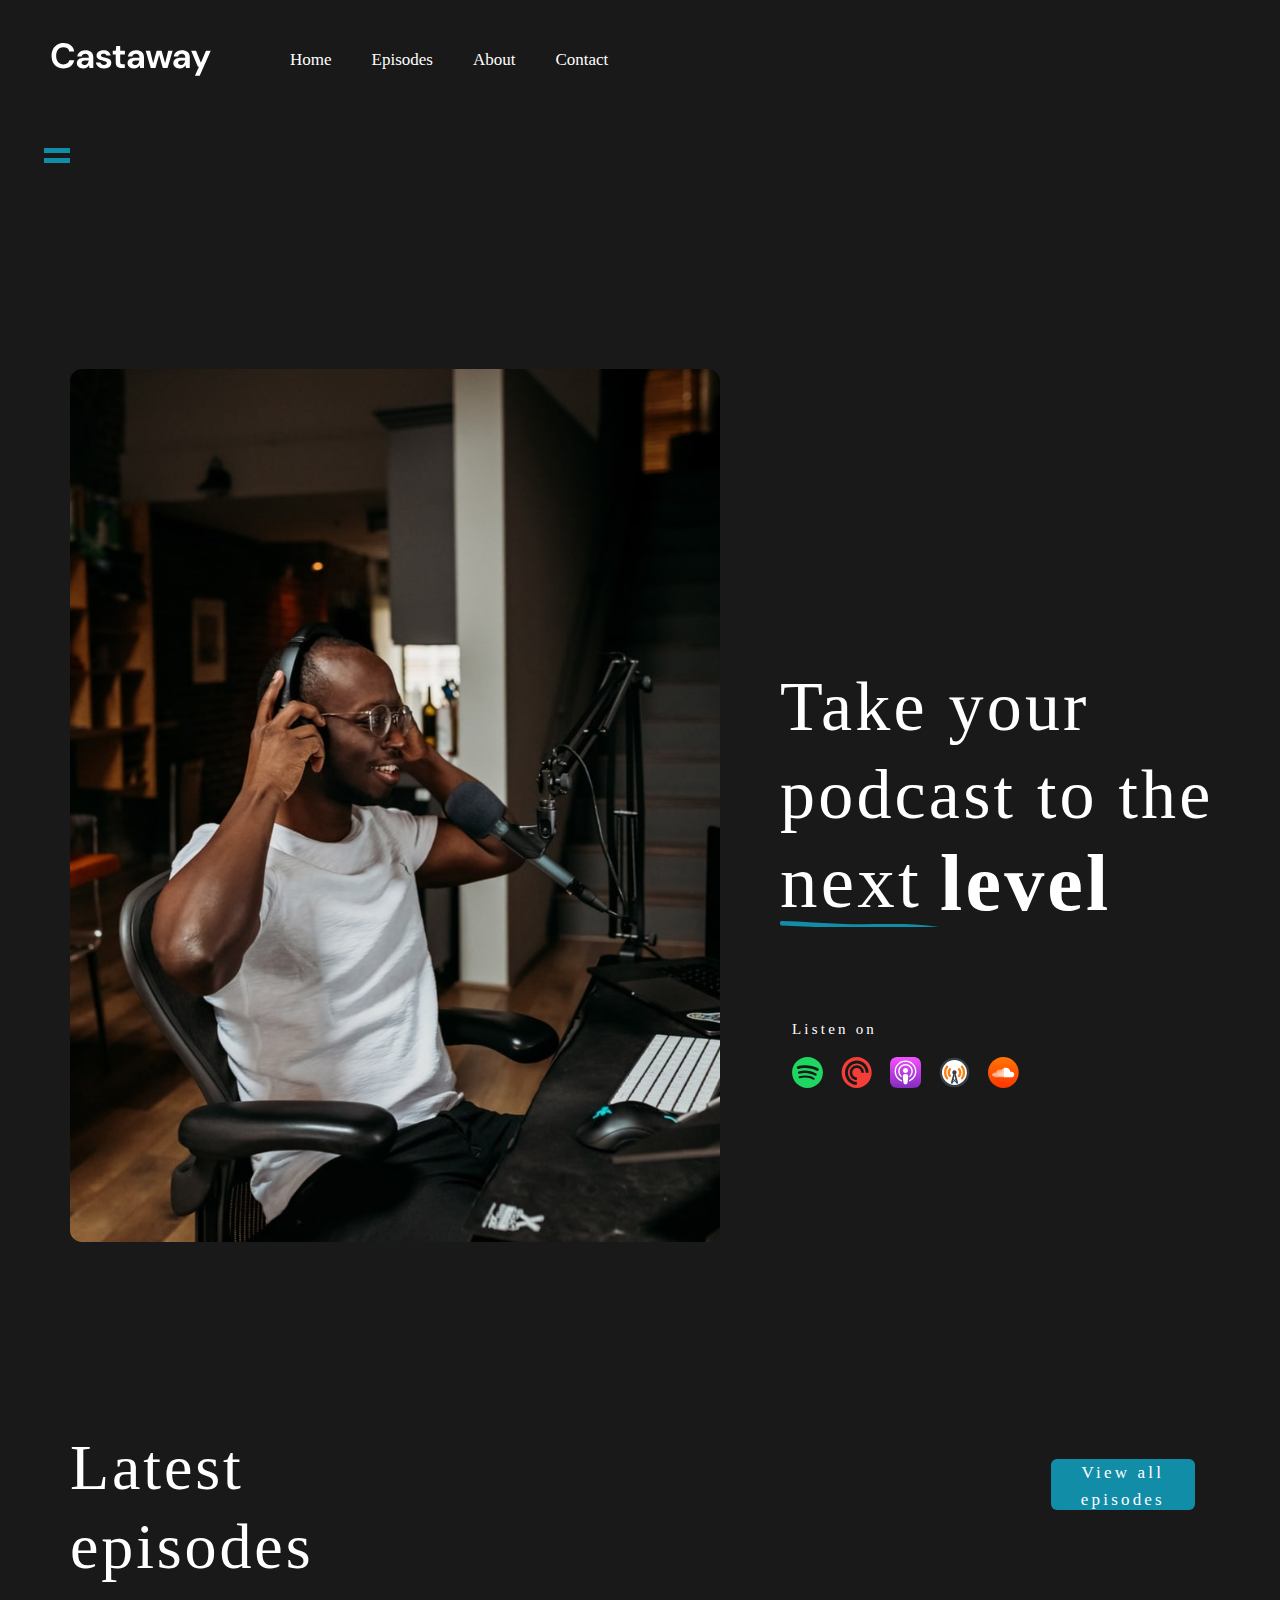
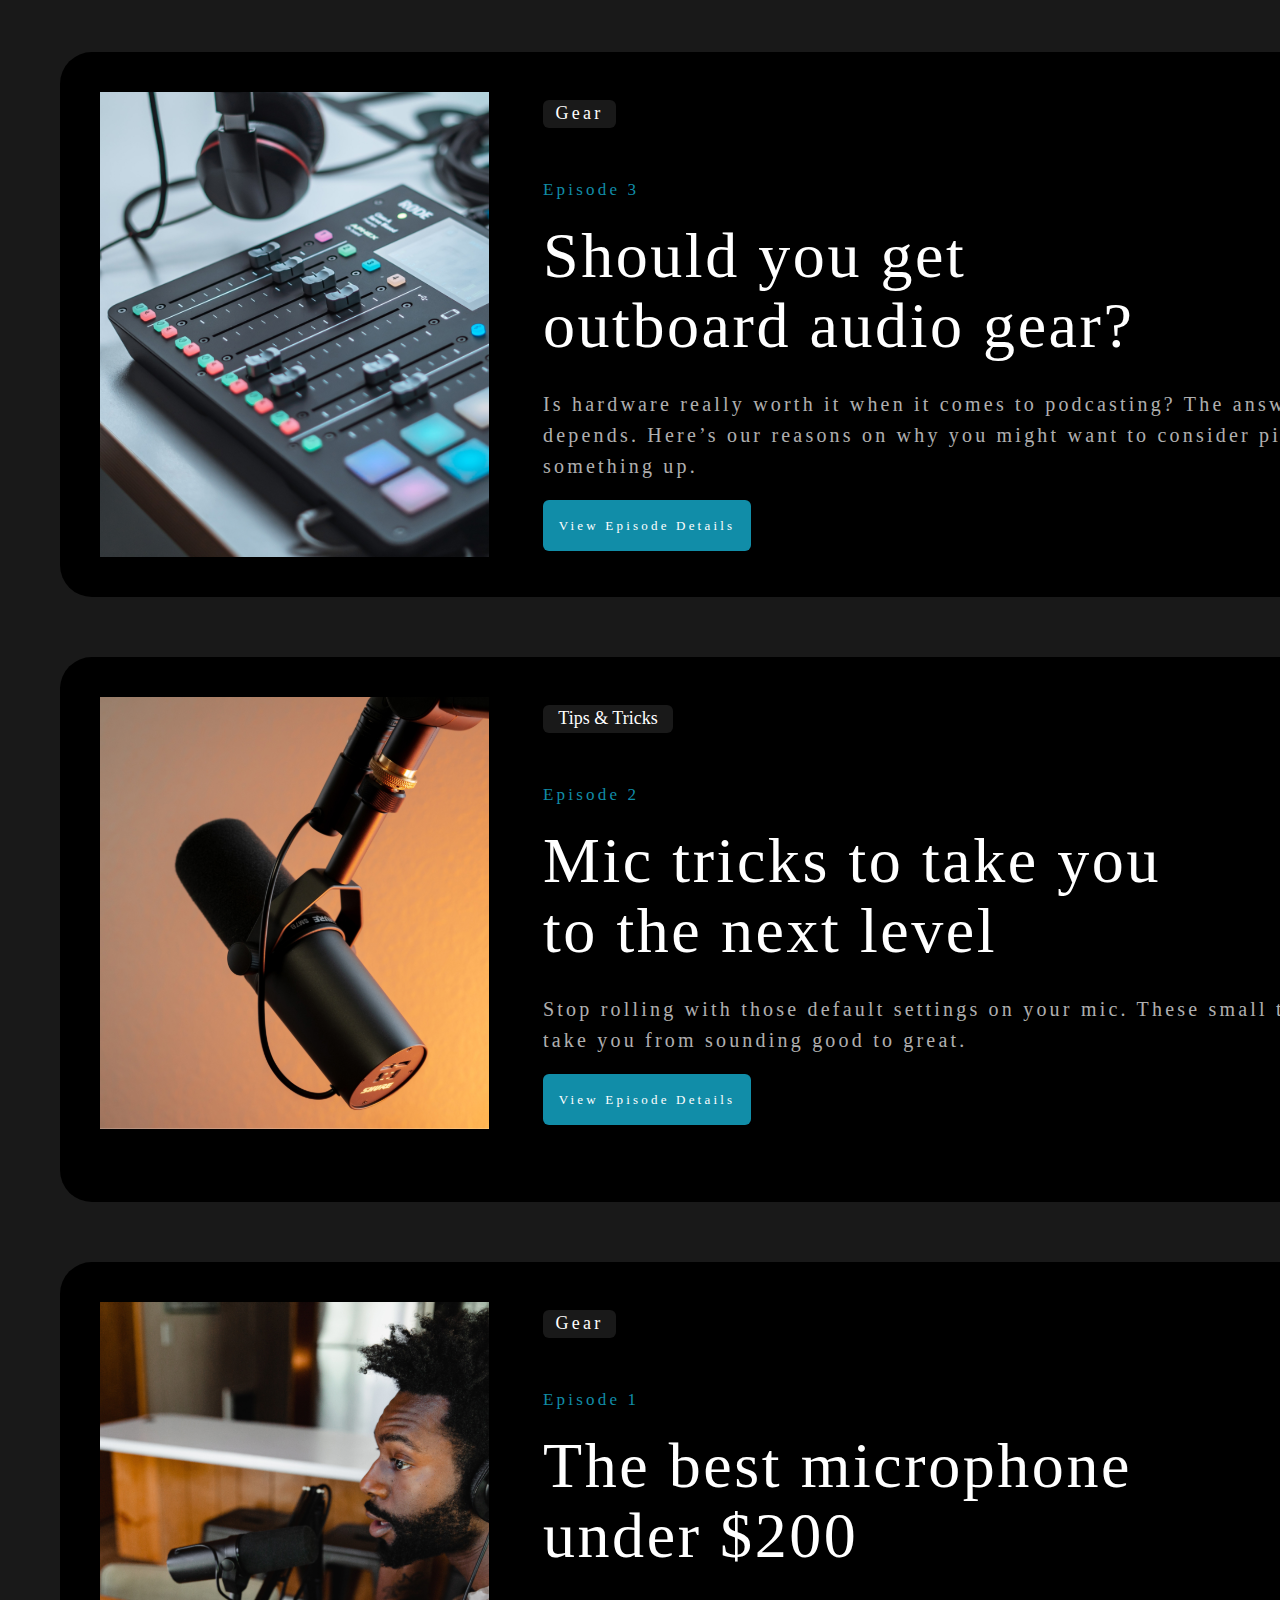
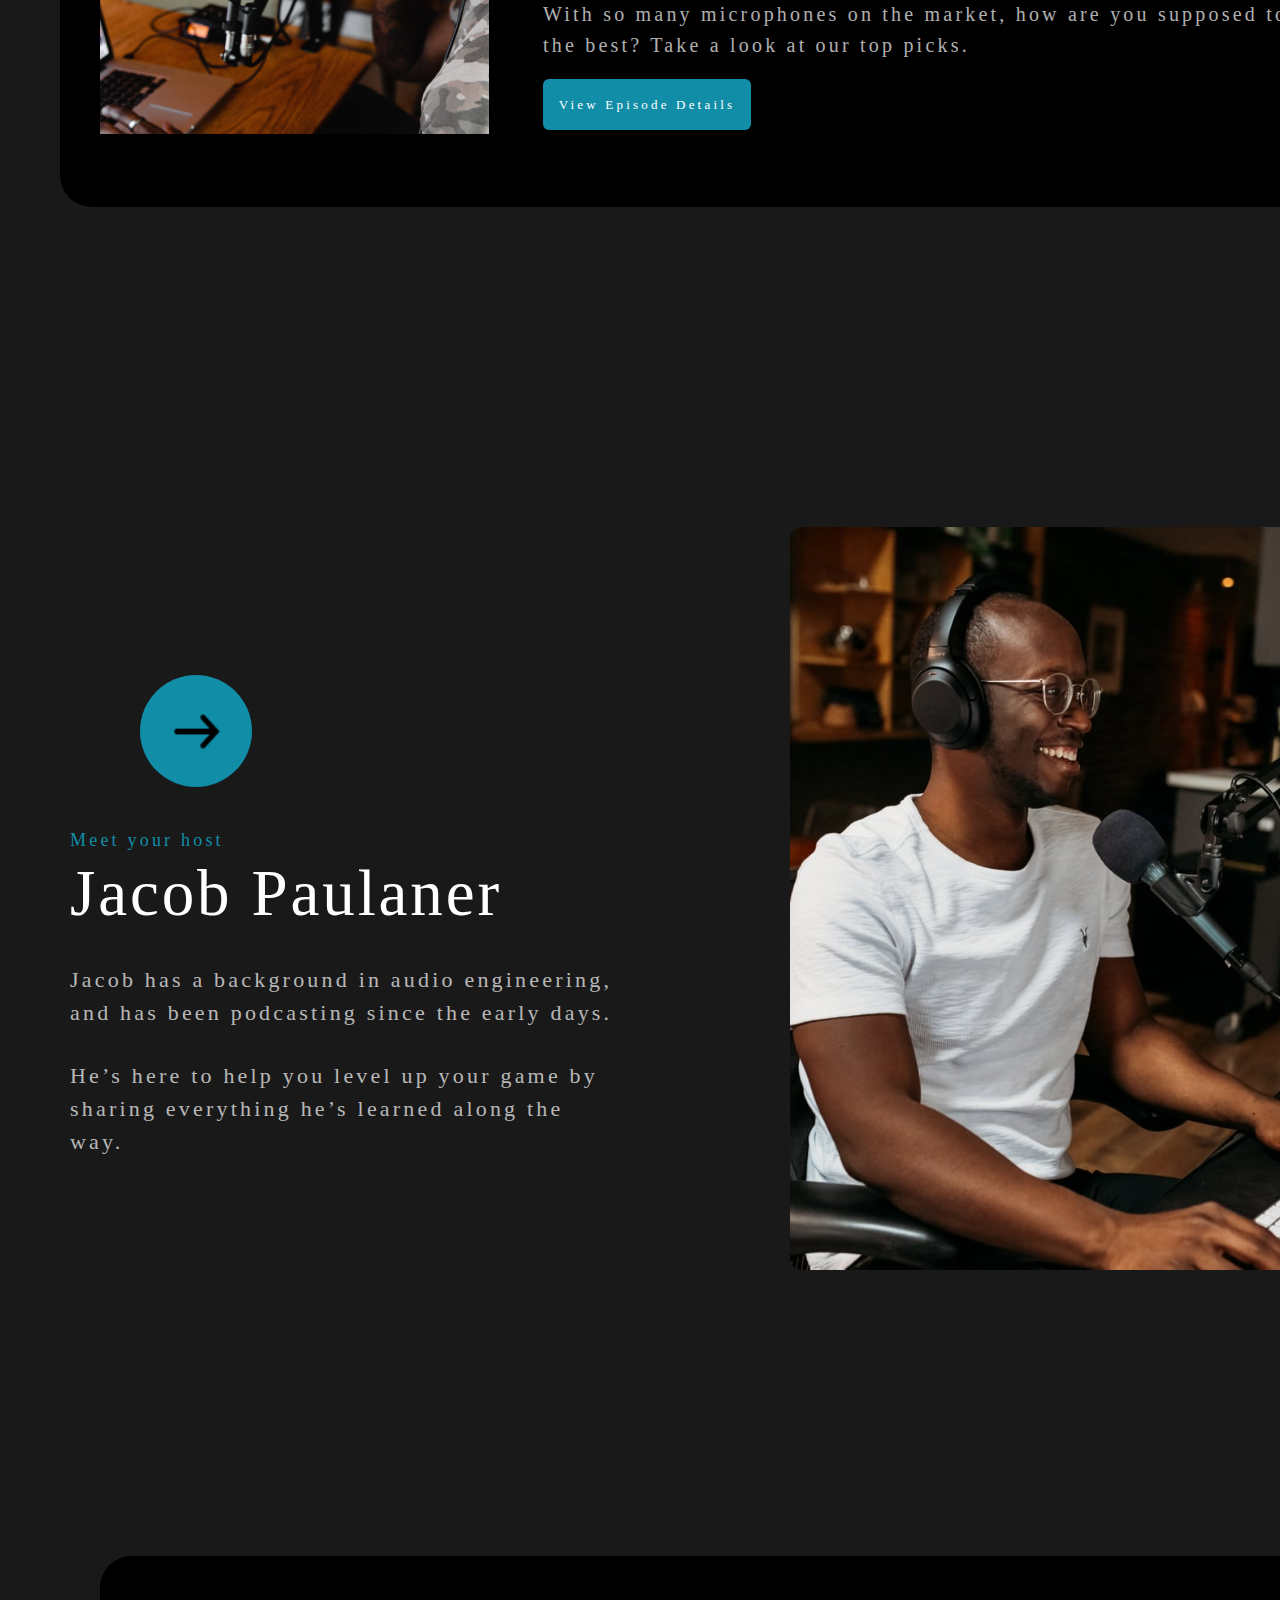
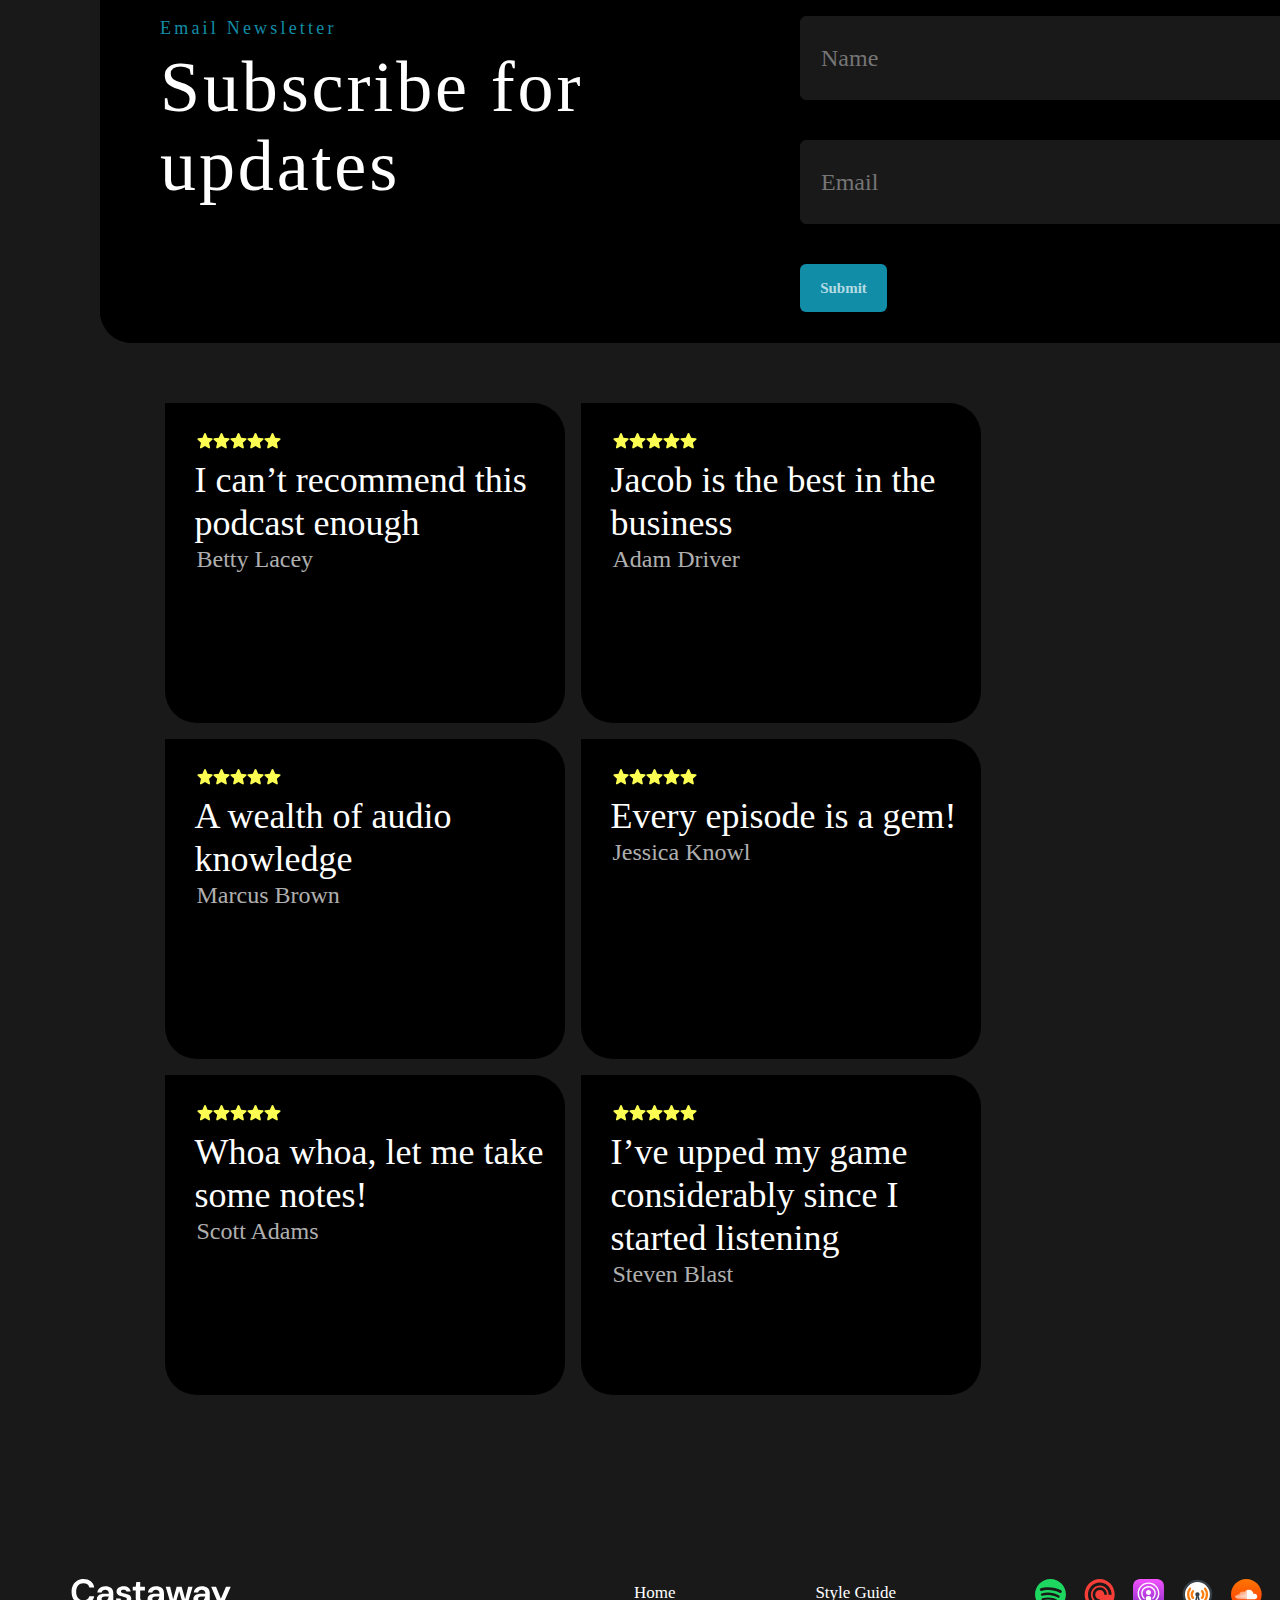
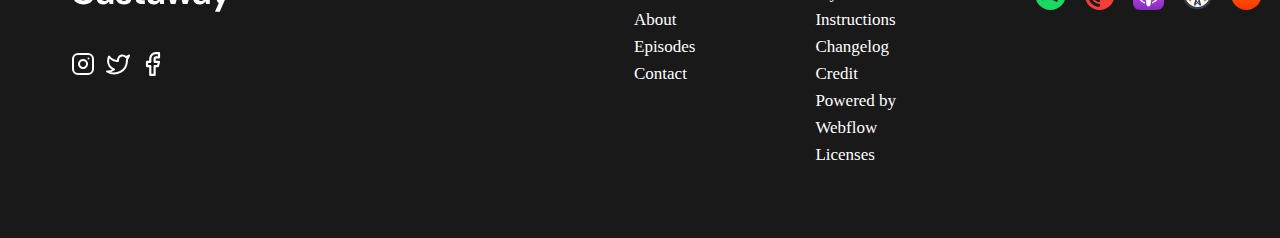
<file: index.html>
<!DOCTYPE html>
<html lang="en">
<head>
    <meta charset="UTF-8">
    <meta name="viewport" content="width=device-width, initial-scale=1.0">
    <meta http-equiv="X-UA-Compatible" content="IE=edge">
    <title>Document</title>
    <link rel="stylesheet" href="./css/css.css">
    <link rel="stylesheet" href="./css/media.css">
</head>
<body>
    <header>
        <nav>
            <div class="logo">
                <img src="./img/IMAGE.svg" alt="vvv">
            </div>
            <div class="nav-topic">
                <div>
                    <a href="#">Home</a>
                </div>
                <div>
                    <a href="#">Episodes</a>
                </div>
                <div>
                    <a href="#">About</a>
                </div>
                <div>
                    <a href="#">Contact</a>
                </div>
            </div>
        </nav>
        <div class="hanburger-menu">
            <input type="checkbox" id="menu">
            <label class="menu_hmb" for="menu">
                <span></span>
            </label>
            <ul class="menu-box">
                <li><a href="#">Home</a></li>
                <li><a href="#">Episodes</a></li>
                <li><a href="#">About</a></li>
                <li><a href="#">Contact</a></li>
            </ul>
        </div>
        <section class="head">
            <div class="head-img">
                <img src="./img/IMAGE (1).svg" alt="ee">
            </div>
            <div class="head-topic">
                <div class="head-topic1">
                    Take your podcast to the
                </div>
                <div class="line">
                    <div class="head-topic2">
                        next
                    </div>
                    <div class="head-topic3">
                        level
                    </div>
                </div>
                <div class="topic">
                    Listen on
                </div>
                <div class="music">
                    <img src="./img/Vector.svg" alt=""></img>
                    <img src="./img/Vector (1).svg" alt=""></img>
                    <img src="./img/IMAGE (2).svg" alt=""></img>
                    <img src="./img/IMAGE (3).svg" alt=""></img>
                    <img src="./img/Group.svg" alt=""></img>
                </div>
            </div>
        </section>
        <section class="episod">
            <div class="episod-topic">
                Latest episodes 
            </div>
            <button class="b-ep" type="submit">View all episodes</button>
        </section>
        <section class="slaid">
            <div class="slaid-bg">
                <div class="img">
                    <img src="./img/1.svg" alt=""></img>
                </div>
                <div class="slaid-title">
                    <div class="slaid-topic">
                        Gear
                    </div>
                    <div class="frame">
                        Episode 3
                    </div>
                    <div class="topic-slaid">
                        Should you get outboard audio gear?
                    </div>
                    <div class="subtitle">
                        Is hardware really worth it when it comes to podcasting? The answer is...it depends. Here’s our reasons on why you might want to consider picking something up.
                    </div>
                    <button  class="b-sl" type="submit">View Episode Details</button>
                </div>
            </div>
        </section>
        <section class="slaid">
            <div class="slaid-bg">
                <div class="img-1">
                    <img src="./img/2.svg" alt=""></img>
                </div>
                <div class="slaid-title">
                    <div class="slaid-topic-1">
                        Tips & Tricks
                    </div>
                    <div class="frame">
                        Episode 2
                    </div>
                    <div class="topic-slaid">
                        Mic tricks to take you to the next level
                    </div>
                    <div class="subtitle">
                        Stop rolling with those default settings on your mic. These small tweaks will take you from sounding good to great.
                    </div>
                    <button  class="b-sl" type="submit">View Episode Details</button>
                </div>
            </div>
        </section>
        <section class="slaid">
            <div class="slaid-bg">
                <div class="img-1">
                    <img src="./img/3.svg" alt=""></img>
                </div>
                <div class="slaid-title">
                    <div class="slaid-topic">
                        Gear
                    </div>
                    <div class="frame">
                        Episode 1
                    </div>
                    <div class="topic-slaid">
                        The best microphone under $200
                    </div>
                    <div class="subtitle">
                        With so many microphones on the market, how are you supposed to know what’s the best? Take a look at our top picks.
                    </div>
                    <button  class="b-sl" type="submit">View Episode Details</button>
                </div>
            </div>
        </section>
    </header>
    <main>
        <section class="main-block">
            <div class="arrow">
                <div class="arrow-img">
                    <img src="./img/icons8-направо-50.png" alt="aaa">
                </div>
                <div class="arrow-topic">
                    Meet your host
                </div>
                <div class="name">
                    Jacob Paulaner
                </div>
                <div class="copy">
                    Jacob has a background in audio engineering, and has been podcasting since the early days.
                </div>
                <div class="copy">
                    He’s here to help you level up your game by sharing everything he’s learned along the way.
                </div>
            </div>
            <div class="img-name">
                <img src="./img/name.svg" alt="ddd">
            </div>
        </section>
        <section class="email">
            <div class="email-bg">
                <div class="email-text">
                    <div class="em-text-1">
                        Email Newsletter
                    </div>
                    <div class="em-text-2">
                        Subscribe for updates
                    </div>
                </div>
                <div class="em-but">
                    <input type="text" placeholder="Name" class="name-1">
                    <input type="email" placeholder="Email" class="email-1">
                    <button class="bu-email" type="submit">Submit</button>
                </div>
            </div>
        </section>
        <section class="stars">
            <div class="star-block-1">
                <div class="star-img">
                    <img  class="f-star" src="./img/vec.svg" alt="dd">
                    <img src="./img/vec.svg" alt="dd">
                    <img src="./img/vec.svg" alt="dd">
                    <img src="./img/vec.svg" alt="dd">
                    <img src="./img/vec.svg" alt="dd">
                </div>
                <div class="star-text-1">
                    I can’t recommend this podcast enough
                </div>
                <div class="star-text-2">
                    Betty Lacey
                </div>
            </div>
            <div class="star-block">
                <div class="star-img">
                    <img  class="f-star" src="./img/vec.svg" alt="dd">
                    <img src="./img/vec.svg" alt="dd">
                    <img src="./img/vec.svg" alt="dd">
                    <img src="./img/vec.svg" alt="dd">
                    <img src="./img/vec.svg" alt="dd">
                </div>
                <div class="star-text-1">
                    Jacob is the best in the business
                </div>
                <div class="star-text-2">
                    Adam Driver
                </div>
            </div>
            <div class="star-block">
                <div class="star-img">
                    <img  class="f-star" src="./img/vec.svg" alt="dd">
                    <img src="./img/vec.svg" alt="dd">
                    <img src="./img/vec.svg" alt="dd">
                    <img src="./img/vec.svg" alt="dd">
                    <img src="./img/vec.svg" alt="dd">
                </div>
                <div class="star-text-1">
                    A wealth of audio knowledge
                </div>
                <div class="star-text-2">
                    Marcus Brown
                </div>
            </div>
            <div class="star-block-21">
                <div class="star-img">
                    <img  class="f-star" src="./img/vec.svg" alt="dd">
                    <img src="./img/vec.svg" alt="dd">
                    <img src="./img/vec.svg" alt="dd">
                    <img src="./img/vec.svg" alt="dd">
                    <img src="./img/vec.svg" alt="dd">
                </div>
                <div class="star-text-1">
                    Every episode is a gem!
                </div>
                <div class="star-text-2">
                    Jessica Knowl
                </div>
            </div>
            <div class="star-block-2">
                <div class="star-img">
                    <img  class="f-star" src="./img/vec.svg" alt="dd">
                    <img src="./img/vec.svg" alt="dd">
                    <img src="./img/vec.svg" alt="dd">
                    <img src="./img/vec.svg" alt="dd">
                    <img src="./img/vec.svg" alt="dd">
                </div>
                <div class="star-text-1">
                    Whoa whoa, let me take some notes!
                </div>
                <div class="star-text-2">
                    Scott Adams
                </div>
            </div>
            <div class="star-block-2">
                <div class="star-img">
                    <img  class="f-star" src="./img/vec.svg" alt="dd">
                    <img src="./img/vec.svg" alt="dd">
                    <img src="./img/vec.svg" alt="dd">
                    <img src="./img/vec.svg" alt="dd">
                    <img src="./img/vec.svg" alt="dd">
                </div>
                <div class="star-text-1">
                    I’ve upped my game considerably since I started listening
                </div>
                <div class="star-text-2">
                    Steven Blast
                </div>
            </div>
        </section>
    </main>
    <footer>
        <section class="foot">
            <div class="f-logo">
                <div class="logo-imagw">
                    <img src="./img/IMAGE.svg" alt="uu">
                </div>
                <div class="social">
                    <img src="./img/inst.svg" alt="sss">
                    <img src="./img/twi.svg" alt="sss">
                    <img src="./img/fas.svg" alt="sss">
                </div>
            </div>
            <div class="f-text">
                <a href="#">Home</a>
                <a href="#">About</a>
                <a href="#">Episodes</a>
                <a href="#">Contact</a>
            </div>
            <div class="f-text">
                <a href="#">Style Guide</a>
                <a href="#">Instructions</a>
                <a href="#">Changelog</a>
                <a href="#">Credit</a>
                <a href="#">Powered by Webflow</a>
                <a href="#">Licenses</a>
            </div>
            <div class="music-1">
                <img src="./img/Vector.svg" alt="ss"></img>
                <img src="./img/Vector (1).svg" alt="qq"></img>
                <img src="./img/IMAGE (2).svg" alt="ww"></img>
                <img src="./img/IMAGE (3).svg" alt="qq"></img>
                <img src="./img/Group.svg" alt="dd"></img>
            </div>
        </section>
    </footer>
</body>

</html>
</file>
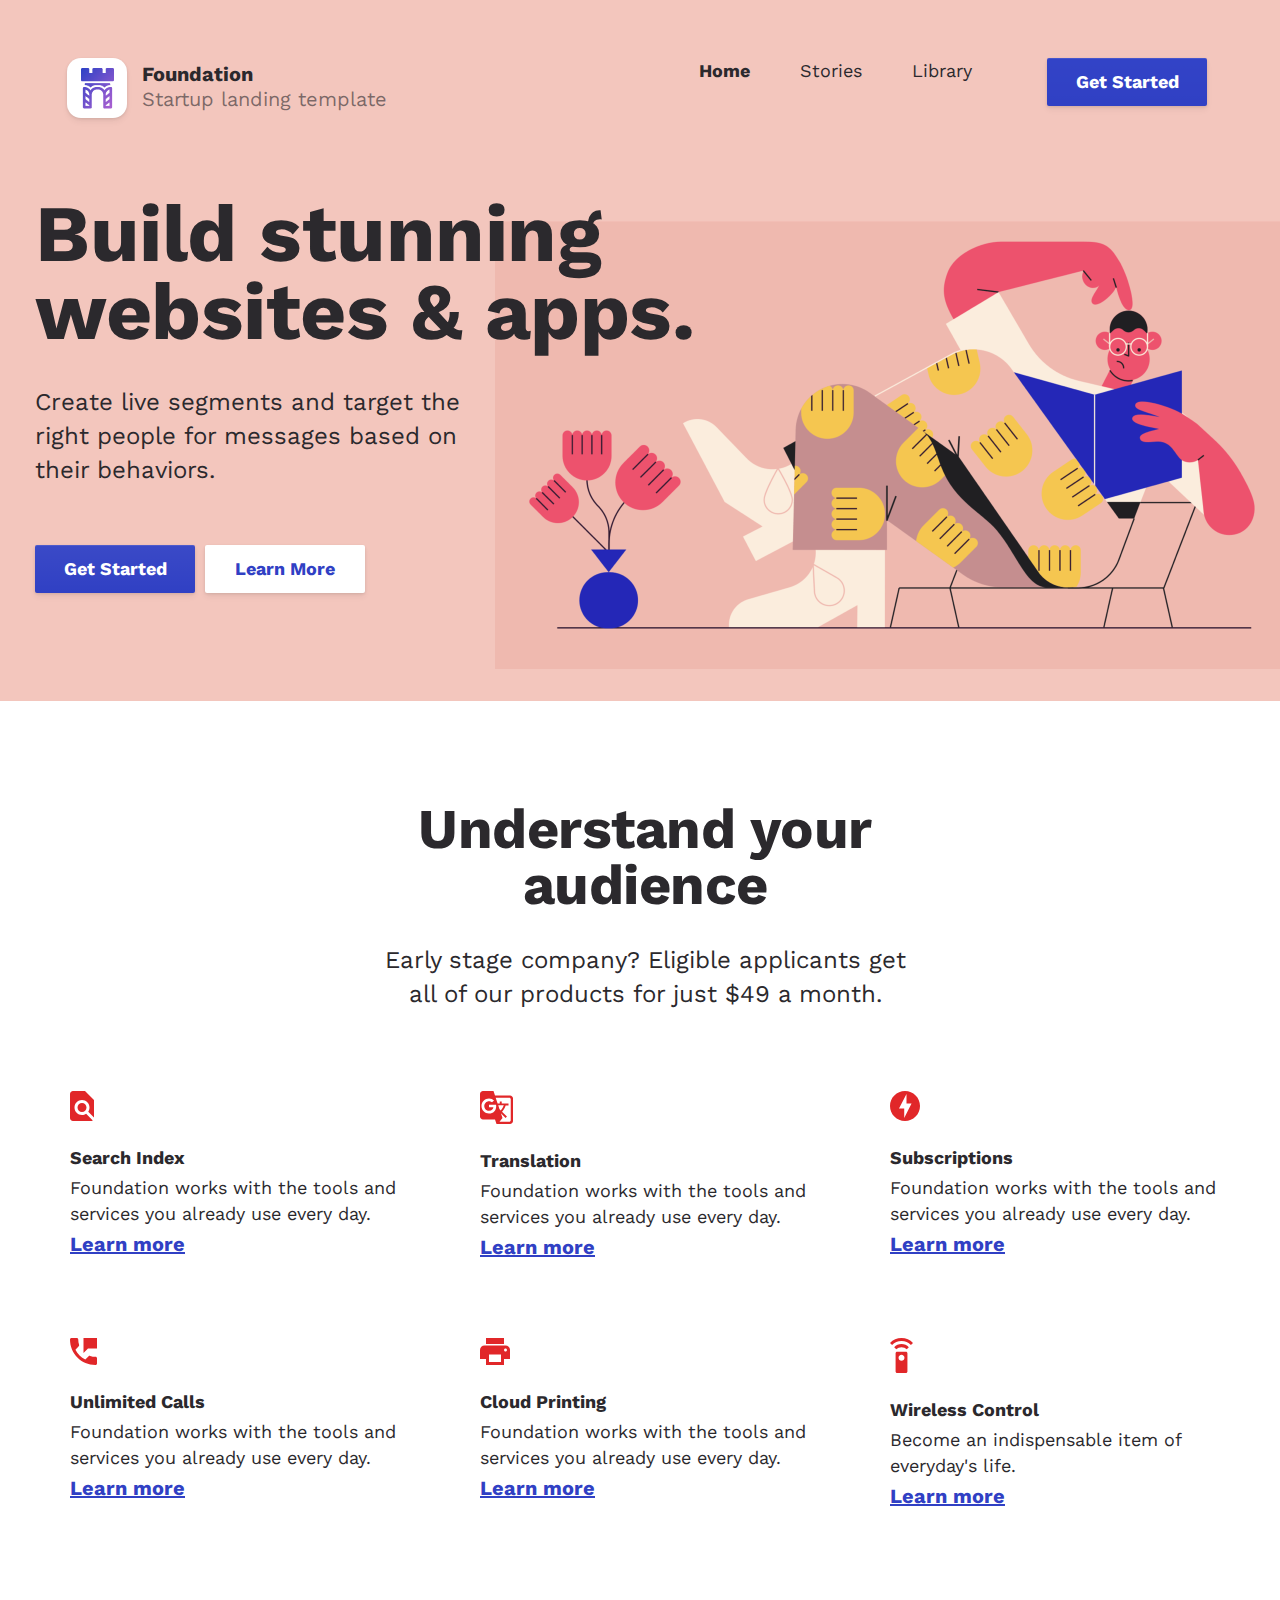
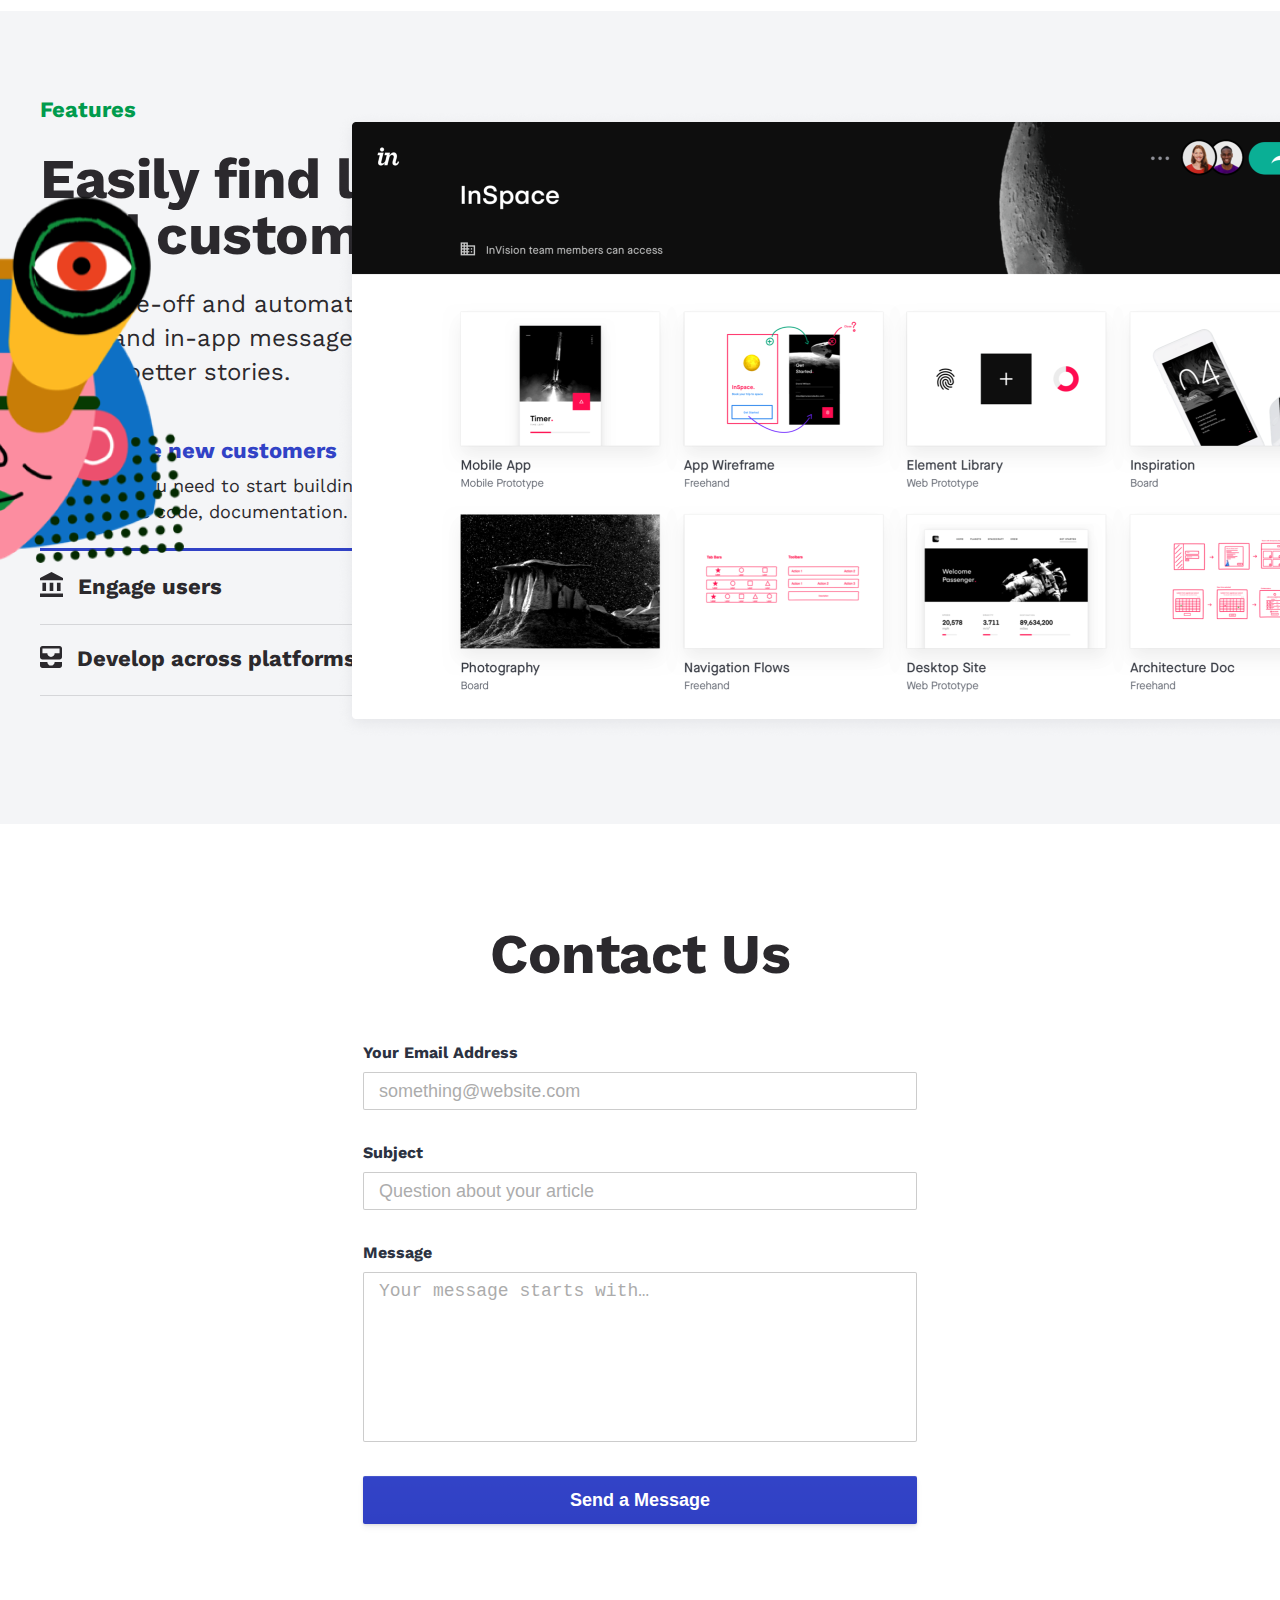
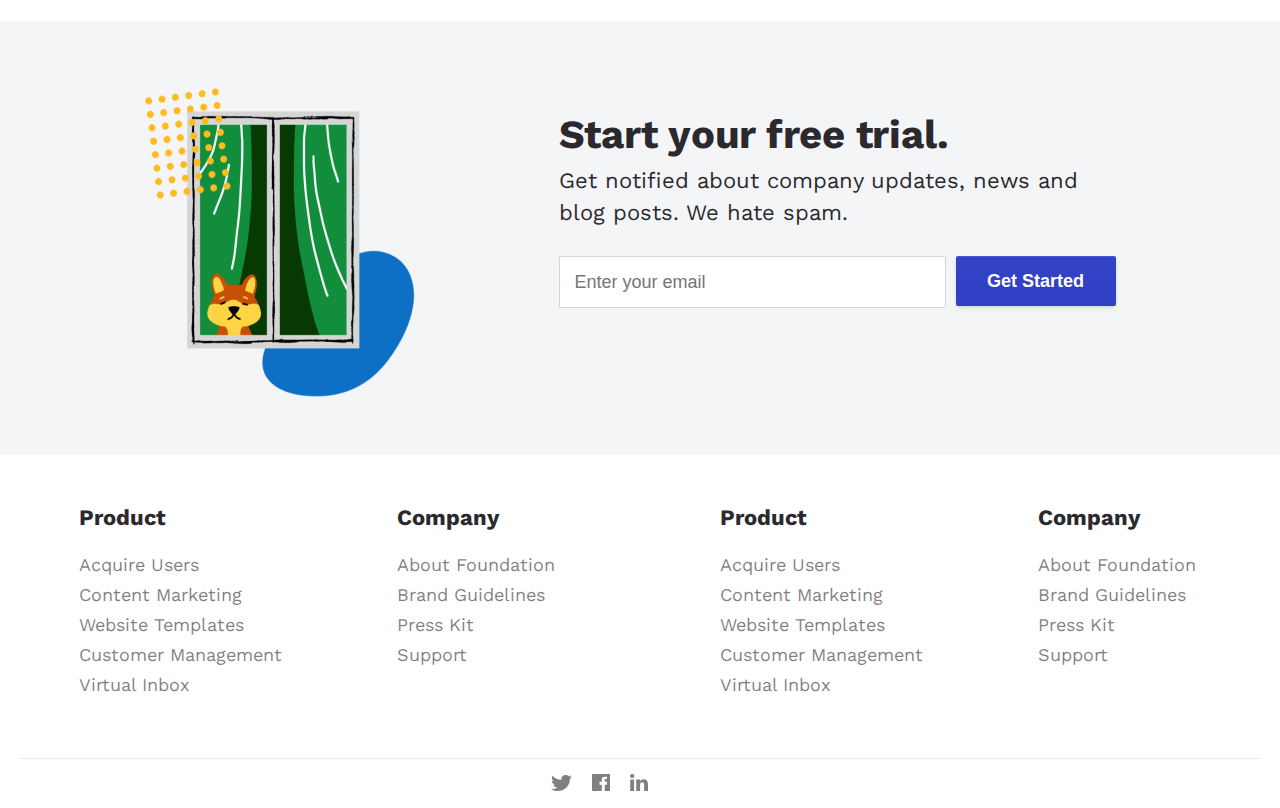
<file: FE_122-master/index.html>
<!DOCTYPE html>
<html lang="en">

<head>
    <meta charset="UTF-8">
    <meta http-equiv="X-UA-Compatible" content="IE=edge">
    <meta name="viewport" content="width=device-width, initial-scale=1.0">
    <title>Foundation</title>
    <link rel="stylesheet" href="./style/style.css">
</head>

<body>
    <div class="wrapper">
        <header class="header">
            <div class="container">
                <div class="header_top">
                    <div class="logo">
                        <div class="img"><img src="./img/Icon.png" alt=""></div>
                        <span class="logo_text"><b>Foundation</b><br />
                            Startup landing template</span>
                    </div>
                    <nav class="nav">
                        <ul>
                            <li class="active">Home</li>
                            <li>Stories</li>
                            <li>Library</li>
                        </ul>
                        <a href="#" class="button">Get Started</a>
                    </nav>

                </div>
                <div class="header_bottom">
                    <h1 class="header_title">Build stunning websites & apps.</h1>
                    <span class="header_sub_text">Create live segments and target the right people for messages based on
                        their behaviors.</span>
                    <div class="buttons">
                        <a href="" class="button_l">Get Started</a>
                        <a href="" class="button_r">Learn More</a>
                    </div>
                    <div class="header_img">
                        <img src="./img/ouch.png" alt="" class="img">
                    </div>
                </div>
            </div>
        </header>

        <main class="main">
            <section class="section-fetures">
                <div class="container">
                    <h2 class="fetures_title">Understand your audience</h2>
                    <span class="fetures-text">Early stage company? Eligible applicants get all of our products for just
                        $49 a month.</span>
                    <div class="fetures-ites">
                        <div class="item">
                            <div class="logo"><img src="./img/Icon1.svg" alt=""></div>
                            <h3 class="item-title">Search Index</h3>
                            <span class="item-text">Foundation works with the tools and services you already use every
                                day.</span>
                            <a href="" class="lm">Learn more</a>
                        </div>
                        <div class="item">
                            <div class="logo"><img src="./img/Icon2.svg" alt=""></div>
                            <h3 class="item-title">Translation</h3>
                            <span class="item-text">Foundation works with the tools and services you already use every
                                day.</span>
                            <a href="" class="lm">Learn more</a>
                        </div>
                        <div class="item">
                            <div class="logo"><img src="./img/Icon3.svg" alt=""></div>
                            <h3 class="item-title">Subscriptions</h3>
                            <span class="item-text">Foundation works with the tools and services you already use every
                                day.</span>
                            <a href="" class="lm">Learn more</a>
                        </div>
                        <div class="item">
                            <div class="logo"><img src="./img/Icon4.svg" alt=""></div>
                            <h3 class="item-title">Unlimited Calls</h3>
                            <span class="item-text">Foundation works with the tools and services you already use every
                                day.</span>
                            <a href="" class="lm">Learn more</a>
                        </div>
                        <div class="item">
                            <div class="logo"><img src="./img/Icon5.svg" alt=""></div>
                            <h3 class="item-title">Cloud Printing</h3>
                            <span class="item-text">Foundation works with the tools and services you already use every
                                day.</span>
                            <a href="" class="lm">Learn more</a>
                        </div>
                        <div class="item">
                            <div class="logo"><img src="./img/Icon6.svg" alt=""></div>
                            <h3 class="item-title">Wireless Control</h3>
                            <span class="item-text">Become an indispensable item of everyday's life.</span>
                            <a href="" class="lm">Learn more</a>
                        </div>
                    </div>
                </div>
            </section>

            <section class="section-accordion">
                <div class="container">
                    <span class="green">Features</span>
                    <h2 class="accordion-title">Easily find leads and customers</h2>
                    <span class="sub-text">Send one-off and automated email, push, and in-app messages to people. Create
                        better stories.</span>
                    <div class="accordion-main">
                        <div class="accordion-item active">
                            <div class="accordion-item-title">
                                <div class="icon">
                                    <svg width="24" height="24" viewBox="0 0 24 24" fill="none"
                                        xmlns="http://www.w3.org/2000/svg">
                                        <path fill-rule="evenodd" clip-rule="evenodd"
                                            d="M12 0C5.376 0 0 5.376 0 12C0 18.624 5.376 24 12 24C18.624 24 24 18.624 24 12C24 5.376 18.624 0 12 0ZM12 10.68C11.268 10.68 10.68 11.268 10.68 12C10.68 12.732 11.268 13.32 12 13.32C12.732 13.32 13.32 12.732 13.32 12C13.32 11.268 12.732 10.68 12 10.68ZM4.8 19.2L14.628 14.628L19.2 4.8L9.372 9.372L4.8 19.2Z"
                                            fill="#2B292D" />
                                    </svg>
                                </div>
                                <span class="title">Acquire new customers</span>
                            </div>
                            <span class="text">Everything you need to start building – including open-source code,
                                documentation.</span>
                        </div>
                        <div class="accordion-item">
                            <div class="accordion-item-title">

                                <div class="icon">
                                    <svg width="23" height="25" viewBox="0 0 23 25" fill="none"
                                        xmlns="http://www.w3.org/2000/svg">
                                        <path fill-rule="evenodd" clip-rule="evenodd"
                                            d="M0 5.95238L11.5 0L23 5.95238V8.33333H0V5.95238ZM2.42105 10.7143V19.0476H6.05263V10.7143H2.42105ZM9.68421 10.7143V19.0476H13.3158V10.7143H9.68421ZM23 21.4286V25H0V21.4286H23ZM16.9474 10.7143V19.0476H20.5789V10.7143H16.9474Z"
                                            fill="#2B292D" />
                                    </svg>
                                </div>
                                <span class="title">Engage users</span>
                            </div>
                        </div>
                        <div class="accordion-item">
                            <div class="accordion-item-title">
                                <div class="icon">
                                    <svg width="22" height="22" viewBox="0 0 22 22" fill="none"
                                        xmlns="http://www.w3.org/2000/svg">
                                        <path fill-rule="evenodd" clip-rule="evenodd"
                                            d="M19.5556 0H2.44444C1.1 0 0 1.1 0 2.44444V11C0 12.3444 1.1 13.4444 2.44444 13.4444H19.5556C20.9 13.4444 22 12.3444 22 11V2.44444C22 1.1 20.9 0 19.5556 0ZM19.5556 7.33333H14.6667C14.6667 9.31333 12.98 11 11 11C9.02 11 7.33333 9.31333 7.33333 7.33333H2.44444V2.44444H19.5556V7.33333ZM22 15.8889H14.6667C14.6667 17.9178 13.0289 19.5556 11 19.5556C8.97111 19.5556 7.33333 17.9178 7.33333 15.8889H0V19.5556C0 20.9 1.1 22 2.44444 22H19.5556C20.9 22 22 20.9 22 19.5556V15.8889Z"
                                            fill="#2B292D" />
                                    </svg>
                                </div>
                                <span class="title">Develop across platforms</span>
                            </div>
                        </div>
                    </div>

                    <div class="img_l">
                        <img src="./img/img_l.png" alt="">
                    </div>
                    <div class="img_r">
                        <img src="./img/img_r.png" alt="">
                    </div>
            </section>
            <section class="section-contact-us">
                <div class="container">
                    <h2 class="title">Contact Us</h2>
                    <form action="" class="contact-us">
                        <div class="input">
                            <label for="email">Your Email Address</label>
                            <input type="email" name="" id="email" placeholder="something@website.com">
                        </div>
                        <div class="input">
                            <label for="sub">Subject</label>
                            <input type="text" name="" id="sub" placeholder="Question about your article">
                        </div>
                        <div class="input">
                            <label for="mes">Message</label>
                            <textarea name="" id="mes" placeholder="Your message starts with…"></textarea>
                        </div>
                        <button type="submit" class="button">Send a Message</button>
                    </form>
                </div>
            </section>
            <section class="cta_section">
                <div class="cta_container">
                    <div class="img">
                        <img src="./img/cta.png" alt="">
                    </div>
                    <div class="cta_group">
                        <h2 class="cta_header">Start your free trial.</h2>
                        <p class="cta_text">Get notified about company updates, news and blog posts. We hate spam.</p>
                        <form action="" class="cta_form">
                            <input type="email" name="" id="" placeholder="Enter your email">
                            <button type="submit">Get Started</button>
                        </form>
                    </div>
                </div>
            </section>
        </main>
        <footer>
            <div class="footer_container">
                <div class="additional_navigation">
                    <div class="text">
                        <h2 class="additional_header">Product</h2>
                        <p class="aditional_text">Acquire Users<br>
                            Content Marketing<br>
                            Website Templates<br>
                            Customer Management<br>
                            Virtual Inbox</p>
                    </div>
                    <div class="text">
                        <h2 class="additional_header">Company</h2>
                        <p class="aditional_text">About Foundation<br>
                            Brand Guidelines<br>
                            Press Kit<br>
                            Support</p>
                    </div>
                </div>
                <div class="additional_navigation">
                    <div class="text">
                        <h2 class="additional_header">Product</h2>
                        <p class="aditional_text">Acquire Users<br>
                            Content Marketing<br>
                            Website Templates<br>
                            Customer Management<br>
                            Virtual Inbox</p>
                    </div>
                    <div class="text">
                        <h2 class="additional_header">Company</h2>
                        <p class="aditional_text">About Foundation<br>
                            Brand Guidelines<br>
                            Press Kit<br>
                            Support</p>
                    </div>
                </div>
            </div>
            <div class="line_container">
                <div class="h_line"></div>
            </div>
            <div class="icons">
                <div class="svg twitter">
                    <svg width="21" height="16" viewBox="0 0 21 16" fill="none" xmlns="http://www.w3.org/2000/svg">
                        <path opacity="0.6" fill-rule="evenodd" clip-rule="evenodd" d="M21 1.90668C20.2281 2.22828 19.395 2.44652 18.5251 2.53841C19.4195 2.03302 20.0933 1.25197 20.4242 0.298636C19.591 0.758076 18.6721 1.10266 17.6919 1.27495C16.9078 0.493898 15.7806 0 14.5432 0C12.1663 0 10.2305 1.81479 10.2305 4.04307C10.2305 4.36468 10.2672 4.66332 10.3407 4.96195C6.76313 4.78966 3.5776 3.18162 1.45799 0.735104C1.09043 1.33238 0.869895 2.02154 0.869895 2.76813C0.869895 4.16942 1.62952 5.40991 2.79347 6.13352C2.08285 6.11055 1.42124 5.92678 0.845391 5.62814C0.845391 5.63963 0.845391 5.6626 0.845391 5.67408C0.845391 7.62671 2.32789 9.2692 4.30047 9.63675C3.93291 9.72864 3.55309 9.77459 3.16103 9.77459C2.87923 9.77459 2.60968 9.75162 2.35239 9.70567C2.90373 11.3137 4.4965 12.4853 6.38331 12.5083C4.91307 13.5879 3.05076 14.2426 1.02917 14.2426C0.686114 14.2426 0.343057 14.2197 0 14.1852C1.91132 15.3338 4.17795 16 6.60385 16C14.5309 16 18.8681 9.8435 18.8681 4.50251C18.8681 4.33022 18.8681 4.15793 18.8559 3.97416C19.689 3.43431 20.4242 2.72218 21 1.90668Z" fill="#2B292D"/>
                        </svg>
                </div>
                <div class="svg fb">
                    <svg width="18" height="17" viewBox="0 0 18 17" fill="none" xmlns="http://www.w3.org/2000/svg">
                        <path opacity="0.6" fill-rule="evenodd" clip-rule="evenodd" d="M18 0.708333V16.2917C18 16.5732 17.5549 16.9936 17.25 17H12.75V10.625H15V7.79167H12.75V6.375C12.4226 5.46497 12.6384 4.96178 13.5 4.95833H15V2.83333C14.9584 2.63694 14.1087 2.56688 12.75 2.83333C11.0333 2.56688 9.61709 3.76433 9.75 5.66667V7.79167H7.5V10.625H9.75V17H0.75C0.445111 17 0 16.5796 0 16.2917V0.708333C0 0.420382 0.445111 0 0.75 0H17.25C17.5549 0 18 0.414013 18 0.708333Z" fill="#2B292D"/>
                        </svg>
                        
                </div>
                <div class="svg lin">
                    <svg width="18" height="17" viewBox="0 0 18 17" fill="none" xmlns="http://www.w3.org/2000/svg">
                        <path opacity="0.6" fill-rule="evenodd" clip-rule="evenodd" d="M2.18381 0C0.863556 0 0 0.855911 0 1.98146C0 3.08249 0.838572 3.96437 2.13259 3.96437H2.15837C3.50419 3.96437 4.34117 3.08265 4.34117 1.98146C4.31581 0.855911 3.50419 0 2.18381 0ZM18 10.4227V17H14.142V10.8632C14.142 9.32158 13.584 8.26949 12.1875 8.26949C11.1215 8.26949 10.4871 8.97852 10.208 9.66439C10.1063 9.90959 10.0801 10.2509 10.0801 10.5941V17H6.22078C6.22078 17 6.27276 6.60627 6.22078 5.5294H10.0797V7.15531C10.076 7.16105 10.0718 7.16701 10.0676 7.17293L10.0676 7.17295C10.0629 7.17957 10.0582 7.18615 10.0543 7.19237H10.0797V7.15531C10.5924 6.37485 11.508 5.25992 13.5574 5.25992C16.0965 5.25988 18 6.89936 18 10.4227ZM4.08702 17H0.229207V5.5294H4.08702V17Z" fill="#2B292D"/>
                        </svg>
                </div>
            </div>
        </footer>
    </div>
</body>

</html>
</file>
<file: css/css.css>
*{
    margin:0;
    padding:0;
    background: #191919;
}
header nav{
    display: flex;
    flex-direction: row;
}
header.episod{
    width: 100%;
}
header nav .logo{
    width: 160px;
    height: 33px;
    margin: 43px 79px 43px 51px;
}
header nav .nav-topic{
    display: flex;
    flex-direction: row;
    margin-top: 46px;
}
header nav div a{
    font-family: 'DM Sans';
    font-style: normal;
    font-weight: 400;
    font-size: 17px;
    line-height: 27px;
    text-decoration: none;
    margin-right: 40px;
    color: #FFFFFF;;
}
header nav div div a:hover{
    color:  #118DA8;
    transition: 800ms;
}
/*nav-checkbox*/
    #menu{
        opacity: 0;
    }
    .menu_hmb{
        display: flex;
        align-items: center;
        position: relative;
        margin: 10px 10px 10px 44px;
        width: 26px;
        height: 26px;
        cursor: pointer;
        z-index: 1;
    }
    .menu_hmb>span,
    .menu_hmb>span::before,
    .menu_hmb>span::after{
        display: block;
        position: absolute;
        width: 100%;
        color: #FFFFFF;
        background-color: #118DA8;
        height: 5px;
    }
    .menu_hmb>span::before{
        content: "";
        margin-top: -10px;
    }
    .menu_hmb>span::after{
        content: "";
    }
    .menu-box{
        display: block;
        position: relative;
        visibility: hidden;
        margin-left: -100%;
        width: 300px;
        height: 100%;
        padding: 17px 0;
        list-style: none;
        text-align: center;
    }
    .menu-box li a{
        display: block;
        padding: 5px 24px;
        color: #FFFFFF;
        text-decoration: none;
    }
    #menu:checked~.menu_hmb>span{
        transform: rotate(180deg);
    }
    #menu:checked~.menu_hmb>span::before{
        margin-top: 0;
        transform: rotate(45deg);
    }
    #menu:checked~.menu_hmb>span::after{
        margin-top:0;
        transform: rotate(135deg);
    }
    #menu:checked~.menu-box{
        visibility: visible;
        margin-left: 0;
    }
    button {
        animation: wiggle 2s linear infinite;
      }
      
      /* Keyframes */
      @keyframes wiggle {
        0%, 7% {
          transform: rotateZ(0);
        }
        15% {
          transform: rotateZ(-15deg);
        }
        20% {
          transform: rotateZ(10deg);
        }
        25% {
          transform: rotateZ(-10deg);
        }
        30% {
          transform: rotateZ(6deg);
        }
        35% {
          transform: rotateZ(-4deg);
        }
        40%, 100% {
          transform: rotateZ(0);
        }
      }
      
      
      button {
        border: none;
        border-radius: 0 0 0.2em 0.2em;
        color: #fff;
        font-family: Helvetica, Arial, Sans-serif;
        font-size: 1em;
        transform-origin: 50% 5em;
      }
/*head*/
header .head{
    display: flex;
    flex-direction: row;
}
header .head-img{
   max-width: 650px;
    max-height: 873px;
    margin: 40px 60px 93px 70px;
}
header .head-topic{
    display: flex;
    flex-direction: column;
}
header section .head-topic1, header section .head-topic2,header section .head-topic3,header section .topic, header section .episod-topic,header section .b-ep,header section .b-sl, header section .slaid-topic, header section .frame, header section .topic-slaid,header section .subtitle,main section .arrow-topic, main .arrow .copy,main section div .em-text-1, main section div .em-text-2{
    font-family: 'DM Sans';
    font-style: normal;
    font-weight: 400;
    letter-spacing: 3.2px;
    color: #FFFFFF;
    
}
header section .head-topic1{
    width: 520px;
    line-height: 88px;
    font-size: 70px;
    margin-top: 334px;
}
header section .head-topic2{
    font-size: 75px;
    background-image: url(../img/line.svg);
    width: 160px;
}
header section .head-topic3{
    font-weight: 700;
    font-size: 80px;
    line-height: 88px;
}
header section .line{
    display: flex;
    flex-direction: row;
}
header section .topic{
    font-size: 15px;
    line-height: 24px;
    margin-top: 90px;
    margin-left: 12px;
    margin-bottom: 16px;
}
header section .music{
    display: flex;
    flex-direction: row;
    margin-left: 12px;
}
header section .music img{
    margin-right: 18px;
    width: 31px;
    height: 31px;
}
/*last episod*/
header .episod{
    display: flex;
    flex-direction: row;
}
header section .episod-topic{
    font-size: 64px;
    line-height: 79px;
    letter-spacing: 2.88px;
    width: 520px;
    margin: 93px 220px 66px 70px;
}

header section .b-ep{
    width: 208px;
    height: 51px;
    margin:124px 85px 76px 400px;
    background: #118DA8;
    border-radius: 6px;   
    font-size: 17px;
    line-height: 27px;
    cursor: pointer;
}
header section .slaid-bg{
    position: relative;
    display: flex;
    flex-direction: row;
    width: 1400px;
    height: 545px;
    background: #000000;
    border-radius: 32px;
    margin-left: 60px;
    margin-bottom: 60px;
}
header section .img{
    position: absolute;
    width: 389px;
    height: 465px;
    margin: 40px 53px 40px 40px;
}
header section .img-1{
    position: absolute;
    width: 389px;
    height: 432px;
    margin: 40px 53px 40px 40px;
}
header section .slaid-title{
    position: absolute;
    margin-left: 483px;
    background: #000000;
    border-radius: 32px;
}

header section .slaid-topic, .slaid-topic-1{
    width: 73px;
    text-align: center;
    height: 28px;
    margin-top: 48px;
    border-radius: 6px;
    font-size: 18px;
    line-height: 27px;
}
header section .slaid-topic-1{
    width: 130px;
    color:#FFFFFF;
}
header section .frame{
    width: 100px;
    height: 27px;
    font-size: 17px;
    line-height: 27px;
    color: #118DA8;
    margin-top: 48px;
    background-color: #000000;
}
header section .topic-slaid{
    background-color: #000000;
    font-size: 64px;
    line-height: 70px;
    letter-spacing: 2.56px;
    width: 680px;
    margin-top: 18px;
}
header section .subtitle{
    font-size: 20px;
    line-height: 31px;
    color: rgba(255, 255, 255, 0.7);
    background-color: #000000;
    margin-top: 28px;
    margin-bottom: 18px;
    width: 900px;
}
header section .b-sl{
    width: 208px;
    height: 51px;
    background: #118DA8;
    border-radius: 6px;   
    font-size: 13px;
    line-height: 27px;
    cursor: pointer;
}
/*main*/
main .main-block{
    display: flex;
    flex-direction: row;
}
main section  .arrow{
    margin-left: 70px;
    display: flex;
    flex-direction: column;
}
main section .arrow-img{
    width: 112px;
    height: 112px;
    border-radius: 50%;
    background-color: #118DA8;
    margin: 408px 538px 20px 70px;
    position: relative;
}
main section .arrow-img img{
    width: 65px;
    height: 71px;
    position: absolute;
    margin-left: 24px;
    margin-top: 21px;
    background-color: #118DA8;
}
main section .arrow-topic{
    font-size: 18px;
    line-height: 27px;
    color: #118DA8;
    margin-top: 20px ;
}
main section div .name{
    font-size: 65px;
    line-height: 79px;
    letter-spacing: 2.88px;
    color: #FFFFFF;
    width: 500px;
}
main .arrow .copy{
    width: 550px;
    margin-top: 30px;
    font-size: 22px;
    line-height: 33px;
    color: rgba(255, 255, 255, 0.7);
}
main section .img-name{
    width: 650px;
    height: 743px;
    margin-top: 260px;
}
main  section .email-bg{
    display: flex;
    flex-direction: row;
    width: 1300px;
    height: 387px;
    background: #000000;
    border-radius: 32px;
    margin-left: 100px;
    margin-top: 286px;
    margin-bottom: 60px;
}
main section div .email-text, main section div .em-but{
    background: #000000;
    border-radius: 32px;
}
main section div .em-text-1{
    font-size: 18px;
    line-height: 27px;
    background-color: #000000;
    color: #118DA8;
    width: 190px;
    margin: 59px 450px 0 60px;
}
main section div .em-text-2{
    font-size: 72px;
    line-height: 79px;
    margin-left: 60px;
    width: 430px;
    padding: 5-px;
    margin-top: 6px;
    background-color: #000000;
    letter-spacing: 2.88px;
    color: #FFFFFF;
}
main section div  .name-1{
    background: #191919;
    border: 1px solid #191919;
    border-radius: 6px;
    width: 522px;
    height: 82px;
    padding-left: 20px;
    margin: 60px 60px 20px 0;
}
main section div .email-1{
    background: #191919;
    border: 1px solid #191919;
    padding-left: 20px;
    border-radius: 6px;
    width: 522px;
    height: 82px;
    margin: 20px 60px 20px 0;
}
main section div  .name-1,main section div .email-1 {
    font-family: 'DM Sans';
    font-style: normal;
    font-weight: 400;
    font-size: 24px;
    line-height: 29px;
    color: rgba(255, 255, 255, 0.7);
}
main section div .bu-email{
    width: 87px;
    height: 48px;
    font-weight: 700;
    font-family: 'DM Sans';
font-style: normal;
font-size: 15px;
line-height: 29px;
    margin: 20px 495px 75px 0;
    border-radius: 6px;
    background:#118DA8 ;
    color: rgba(255, 255, 255, 0.7);
}
/*star-block*
main .stars{
    display: flex;
    flex-direction: row;
    flex-wrap: wrap;
}
main section .star-block-1, main section .star-block-2,main section .star-block,main section .star-block-21{
    display: flex;
    flex-direction: column;
    border-radius: 32px;
    background-color: #000000;
    width: 423px;
    height: 321px;
    margin: 200px 16px 16px 90px;
}
main section .star-block{
    margin: 200px 16px 16px 16px;
}
main section .star-block-2{
    margin: 16px 16px 16px 16px;
}
main section .star-block-21{
    margin: 16px 16px 16px 90px;
}
main section div .star-img{
    display: flex;
    flex-direction: row;
    width: 17px;
    height: 16px;
    margin-top: 54px;
    margin-left: 6px;
    background-color: #000000;
}
main section div .f-star{
    margin-left: 50px;
    background-color: #000000;
}
main section div .star-img img{
    background-color: #000000;
}
main section div .star-text-1, main section div .star-text-2{
    font-family: 'DM Sans';
    font-style: normal;
    font-weight: 400;
}
main section div .star-text-1{
    background-color: #000000;
    margin: 20px 60px 19px 50px;
    font-size: 36px;
    line-height: 43px;
    color: #FFFFFF;
}
main section div .star-text-2{
    margin: 0 230px 51px 50px;
    font-size: 24px;
    line-height: 29px;
    background-color: #000000;
    color: rgba(255, 255, 255, 0.7);
}*/
main .stars{
    display: grid;
    grid-template-columns: 400px 400px;
    grid-template-rows: 320px 320px 320px;
    column-gap: 16px;
    row-gap: 16px;
    justify-content: center;
    margin-left: -135px;
}
main section .star-block-1, main section .star-block-2,main section .star-block,main section .star-block-21{
    border-radius: 32px;
    background-color: #000000;
}
main section div .star-img{
    display: flex;
    flex-direction: row;
    padding-top: 30px;
    padding-left: 32px;
    width: 17px;
    height: 16px;
    background-color: #000000;
}
main section div .star-img img{
    background-color: #000000;
}
main section div .star-text-1{
    display: grid;
    padding-left: 30px;
    padding-top: 10px;
    background-color: #000000;
    font-size: 36px;
    line-height: 43px;
    color: #FFFFFF;
}
main section div .star-text-2{
    font-size: 24px;
    padding-left: 32px;
    line-height: 29px;
    background-color: #000000;
    color: rgba(255, 255, 255, 0.7);
}
/*footer*/
footer .foot{
    display: flex;
    flex-direction: row;
}
footer section .f-logo, footer section .f-text{
    display: flex;
    flex-direction: column;
}
footer section div .logo-imagw{
    width: 223px;
    height: 46px;
    margin: 184px 340px 27px 71px;
}
footer section div .social{
    display: flex;
    flex-direction: row;
    margin-left: 71px;
}
footer section div .social img{
    width: 24px;
    height: 24px;
    margin-right: 11px;
}
footer section .f-text{
    margin-top: 184px;
    margin-right: 120px;
    margin-bottom: 70px;
}
footer section .f-text a{
    text-decoration: none;
    font-family: 'DM Sans';
    font-style: normal;
    font-weight: 400;
    font-size: 17px;
    line-height: 27px;
    color: #FFFFFF;
}
footer section .music-1{
    display: flex;
    flex-direction: row;
    margin-left: 12px;
    margin-top: 184px;
}
footer section .music-1 img{
    margin-right: 18px;
    width: 31px;
    height: 31px;
}
</file>
<file: css/media.css>
@media (max-width:1024px){
    header nav .logo{
        margin: 43px 0 43px 51px;
    }
    header nav .nav-topic{
        margin-left: 247px;
    }
    header .head{
        flex-direction: column;
    }
    header .head-img, header .head-topic{
        margin-left: 125px;
        margin-bottom: 0;
        margin-right: 0;
    }
    header section .head-topic1 {
        margin-top: 95px;
    }
    header section .episod-topic{
        width: 455px;
        margin: 93px 0 66px 70px;
    }
    header section .b-ep{
        margin: 109px 0 76px 0;
        width: 250px;
    }
    header section .slaid-bg {
        width: 750px;
        height: 980px;
        margin-left: 36px;
        margin-right: 0;
        flex-direction: column;
    }
    header section .slaid-title{
        margin: 510px 10px 10px 41px;
    }
    header section .slaid-topic, header section .frame,header section .topic-slaid,header section .subtitle,header section .b-sl{
        position: relative;
        margin: 0;
    }
    header section .img, header section .img-1{
        position: relative;
        margin-left: 24%;
    }
    header section .slaid-topic{
        margin: 10px 10px 10px 41px;
    }
    header section .slaid-topic-1{
        margin: 10px 10px 10px 38px;
    }
    header section .frame{
        margin: 5px 40px 20px 41px;
    }
    header section .topic-slaid{
        margin: 7px 40px 10px 39px;
        width: 628px;
    }
    header section .subtitle{
        margin: 7px 40px 10px 39px;
        width: 625px;
    }
    header section .b-sl{
        margin: 7px 40px 10px 39px;
    }
    main .main-block{
        flex-direction: column;
        margin-top: -309px;
    }
    main section .img-name{
        margin: 10px 30px 10px 60px;
    }
    main  section .email-bg{
        width: 585px;
        height: 682px;
        padding-left: 42px;
        flex-direction: column;
        margin-left: 89px;
        margin-top: 131px;
    }
    main .stars{
        justify-content: left;
        margin-left: -23px;
    }
    main section .star-block-1, main section .star-block-2,main section .star-block,main section .star-block-21{
        margin: 9px 0px 10px 52px;
    }
    footer section div .logo-imagw{
        margin: 42px 78px 27px 71px;
    }
    footer section .f-text{
        margin: 42px 34px 70px 35px;
    }
    footer section .music-1 {
        margin-top: 28px;
        display: flex;
        flex-direction: column;
        justify-content: space-evenly;
    }
    .hanburger-menu{
        opacity: 0;
    }
}
@media (max-width: 768px){
    header nav .nav-topic{
        opacity: 0;
    }
    .hanburger-menu{
        opacity: 1;
    }
    header  .head-img{
        margin-left: 1px;
    }
    header section .episod-topic {
        width: 400px;
        margin: 93px 0 0 17px
    }
    header section .b-ep{
        margin-top: 146px;
        width: 195px;
    }
    header section .slaid-bg {
        width: 572px;
        height: 1070px;
        flex-direction: column;
        margin-left: 43px;
    }
    header section .img, header section .img-1{
        position: relative;
        margin-left: 16%;
    }
    header section .slaid-topic{
        margin: 10px 10px 10px 41px;
    }
    header section .slaid-topic-1{
        margin: 10px 10px 10px 38px;
    }
    header section .frame{
        margin: 5px 40px 20px 41px;
    }
    header section .topic-slaid{
        margin: 7px 40px 10px 39px;
        width: 440px;
    }
    header section .subtitle{
        margin: 7px 40px 10px 39px;
        width: 444px;
    }
    header section .b-sl{
        margin: 7px 40px 10px 39px;
        width: 170px;
    }
    main .arrow .copy{
        width: 430px;
    }
    main section .img-name{
        margin-top: 30px;
        margin-left: -55px;
    }
    main .main-block{
        margin-left: 57px;
    }
    main  section .email-bg{
        margin-left: 9px;
    }
    main .stars{
        display: flex;
        justify-content: center;
        align-items: center;
        flex-direction: column;
    }
    main section .star-block-1, main section .star-block-2,main section .star-block,main section .star-block-21{
        width: 353px;
        height: 400px;
        margin: 9px 0 10px 31px;
    }
    footer section div .logo-imagw{
        margin: 42px 63px 27px 40px;
    }
    footer section .f-text{
        display: contents;
        margin: 42px 23px 0 27px;
    }
    footer section .f-logo{
        margin-left: 93px;
    }
    footer .foot{
        display: flex;
    justify-content: center;
    align-items: center;
    flex-direction: column;
    }
    footer section .music-1{
        display: flex;
        flex-direction: row;
        margin-bottom: 50px;
    }
}
</file>
<file: FE_122-master/style/style.css>
@import url('https://fonts.googleapis.com/css2?family=Work+Sans:ital,wght@0,100;0,200;0,300;0,400;0,500;0,600;0,700;0,800;0,900;1,100;1,200;1,300;1,400;1,500;1,600;1,700;1,800;1,900&display=swap');

* {
    margin: 0;
    padding: 0;
}

body {
    font-family: 'Work Sans';
    font-style: normal;
}

a {
    text-decoration: none;
}

.header {
    background: #F3C6BD;
    border: 1px solid transparent;
    padding-bottom: 107px;
    padding-top: 57px;
}

.container {
    margin: 0 auto;
    padding: 0 20px;
    max-width: 1210px;
    width: 100%;
}

.header .header_top {
    display: flex;
    justify-content: space-between;
    max-width: 1140px;
    width: 100%;
    margin-left: 32px;
    /* padding-left: 32px; */
    margin-right: 20px;
}

.header .header_top .logo {
    display: flex;
}

.header .header_top .logo .img {
    width: 60px;
    height: 60px;
    display: flex;
    align-items: center;
    justify-content: center;
    background: linear-gradient(180deg, rgba(255, 255, 255, 0.05) 0%, rgba(255, 255, 255, 1e-05) 100%), #FFFFFF;
    background-blend-mode: overlay, normal;
    box-shadow: 0px 1px 3px rgba(0, 0, 0, 0.1), 0px 4px 6px rgba(0, 0, 0, 0.05), inset 0px 1px 0px rgba(255, 255, 255, 0.1);
    border-radius: 14px;
    margin-right: 15px;
}

.header .header_top .logo .logo_text {
    font-weight: 400;
    font-size: 20px;
    line-height: 25px;
    color: #2B292D99;
    margin-top: 4px;
}

.header .header_top .logo .logo_text b {
    color: #2B292D;
}

.header .header_top .nav {
    display: flex;
    max-width: 508px;
    width: 100%;
}

.header .header_top .nav ul {
    display: inline-flex;
    max-width: 273px;
    width: 100%;
    justify-content: space-between;
    list-style: none;
    margin-right: 75px;
}

.header .header_top .nav ul li {
    font-weight: 400;
    font-size: 18px;
    line-height: 25px;
    color: #2B292D;
}

.header .header_top .nav ul li.active {
    font-weight: 700;
}

.header .header_top .nav .button {
    display: block;
    width: 160px;
    height: 48px;
    background: linear-gradient(180deg, rgba(255, 255, 255, 0.05) 0%, rgba(255, 255, 255, 1e-05) 100%), #3040C4;
    background-blend-mode: overlay, normal;
    box-shadow: 0px 1px 3px rgba(0, 0, 0, 0.1), 0px 4px 6px rgba(0, 0, 0, 0.05), inset 0px 1px 0px rgba(255, 255, 255, 0.1);
    border-radius: 2px;
    font-weight: 700;
    font-size: 18px;
    line-height: 48px;
    color: #FFFFFF;
    text-align: center;
}

.header .header_bottom {
    position: relative;
    margin-top: 77px;
}

.header .header_bottom .header_title {
    position: relative;
    font-weight: 700;
    font-size: 80px;
    line-height: 78px;
    /* or 98% */
    letter-spacing: -0.5px;
    color: #2B292D;
    max-width: 754px;
    width: 100%;
    z-index: 20;
}

.header .header_bottom .header_sub_text {
    max-width: 456px;
    width: 100%;
    display: block;
    margin-top: 34px;
    font-weight: 400;
    font-size: 24px;
    line-height: 34px;
    color: #2B292D;
}

.header .header_bottom .buttons {
    display: flex;
    margin-top: 58px;
}

.header .header_bottom .buttons .button_l,
.button_r {
    display: block;
    width: 160px;
    height: 48px;
    font-weight: 700;
    font-size: 18px;
    line-height: 48px;
    text-align: center;
    box-shadow: 0px 1px 3px rgba(0, 0, 0, 0.1), 0px 4px 6px rgba(0, 0, 0, 0.05), inset 0px 1px 0px rgba(255, 255, 255, 0.1);
    border-radius: 2px;
}

.header .header_bottom .buttons .button_l {
    background: linear-gradient(180deg, rgba(255, 255, 255, 0.05) 0%, rgba(255, 255, 255, 1e-05) 100%), #3040C4;
    color: #FFFFFF;
}

.header .header_bottom .buttons .button_r {
    background: linear-gradient(180deg, rgba(255, 255, 255, 0.05) 0%, rgba(255, 255, 255, 1e-05) 100%), #FFFFFF;
    color: #3040C4;
    margin-left: 10px;
}

.header .header_bottom .header_img {
    position: absolute;
    top: 26px;
    left: 460px;
    z-index: 1;
}


.section-fetures {
    padding: 100px 20px 24px;
}

.section-fetures .fetures_title {
    font-weight: 700;
    font-size: 56px;
    line-height: 56px;
    /* or 100% */
    text-align: center;
    letter-spacing: -0.5px;
    color: #2B292D;
    width: 555px;
    margin: 0 auto 30px;
}

.section-fetures .fetures-text {
    display: block;
    width: 555px;
    font-weight: 400;
    font-size: 24px;
    line-height: 34px;
    text-align: center;
    color: #2B292D;
    margin: 0 auto;
}

.section-fetures .fetures-ites {
    display: flex;
    flex-wrap: wrap;
    justify-content: space-between;
    margin-left: 30px;
    margin-top: 80px;
}

.section-fetures .fetures-ites .item {
    width: 360px;
    margin-bottom: 78px;
}

.section-fetures .fetures-ites .item .logo {
    margin-bottom: 20px;
}

.section-fetures .fetures-ites .item .item-title {
    margin-bottom: 4px;
    font-weight: 700;
    font-size: 18px;
    line-height: 26px;
    /* or 130% */
    color: #2B292D;
}

.section-fetures .fetures-ites .item .item-text {
    display: block;
    font-weight: 400;
    font-size: 18px;
    line-height: 26px;
    /* or 130% */
    color: #2B292D;
    margin-bottom: 4px;
}

.section-fetures .fetures-ites .item .lm {
    font-weight: 700;
    font-size: 20px;
    line-height: 26px;
    text-decoration: underline;
    color: #3040C4;
}

.section-accordion {
    padding: 82px 20px 128px;
    background: #F4F5F7;
    position: relative;
    overflow: hidden;
}

.section-accordion .green {
    font-weight: 700;
    font-size: 22px;
    line-height: 34px;
    color: #009B4D;
    display: block;
    margin-bottom: 24px;
}

.section-accordion .accordion-title {
    font-weight: 700;
    font-size: 56px;
    line-height: 56px;
    /* or 100% */

    letter-spacing: -0.5px;

    color: #2B292D;

    max-width: 462px;
    width: 100%;
    margin-bottom: 24px;
}

.section-accordion .sub-text {
    font-weight: 400;
    font-size: 24px;
    line-height: 34px;
    /* or 142% */
    color: #2B292D;
    display: block;
    max-width: 461px;
    width: 100%;
    margin-bottom: 48px;
}

.section-accordion .accordion-main .accordion-item {
    max-width: 459px;
    width: 100%;
    border-bottom: 1px solid rgba(43, 41, 45, .15);
    margin-bottom: 21px;
    padding-bottom: 23px;
}

.section-accordion .accordion-main .accordion-item:last-child {
    margin-bottom: 0;
}

.section-accordion .accordion-main .accordion-item .accordion-item-title {
    display: flex;
    align-items: center;
}

.section-accordion .accordion-main .accordion-item .accordion-item-title .title {
    margin-left: 15px;
    font-weight: 700;
    font-size: 22px;
    line-height: 26px;
    /* or 118% */
    color: #2B292D;
}

.section-accordion .accordion-main .accordion-item .text {
    font-weight: 400;
    font-size: 18px;
    line-height: 26px;
    /* or 144% */
    color: #2B292D;
    display: block;
    margin-top: 8px;
}

.section-accordion .accordion-main .accordion-item.active {
    border-bottom: 3px solid #3142C6;
}

.section-accordion .accordion-main .accordion-item.active .accordion-item-title * {
    color: #3142C6;
    fill: #3142C6;
}

.section-accordion .img_l,
.img_r {
    position: absolute;
}

.section-accordion .img_l {
    top: 185px;
    left: -185px;
}

.section-accordion .img_r {
    top: 99px;
    right: -174px;
}

.section-contact-us {
    padding: 102px 0 97px;
}

.section-contact-us .container {
    margin: 0 auto;
}

.section-contact-us .container .title {
    font-weight: 700;
    font-size: 56px;
    line-height: 56px;
    /* or 100% */

    text-align: center;
    letter-spacing: -0.5px;

    color: #2B292D;
    margin-bottom: 60px;
}

.section-contact-us .container form {
    max-width: 554px;
    width: 100%;
    margin: 0 auto;
}

.section-contact-us .container form .input {
    margin-bottom: 32px;
}

.section-contact-us .container form .input:nth-child(3) {
    margin-bottom: 0;
}


.section-contact-us .container form .input label {
    display: block;
    font-weight: 700;
    font-size: 16px;
    line-height: 22px;
    /* identical to box height, or 138% */
    color: #2C3241;
    margin-bottom: 8px;
}

.section-contact-us .container form .input input,
textarea {
    border: 1px solid rgba(0, 0, 0, 0.2);
    box-shadow: inset 0px 1px 0px rgba(255, 255, 255, 0.1);
    border-radius: 2px;
    width: 97%;
    font-weight: 400;
    font-size: 18px;
    line-height: 36px;
    /* identical to box height, or 200% */
    color: #2C3241;
    padding-left: 15px;
}

.section-contact-us .container form .input input::placeholder,
textarea::placeholder {
    opacity: 0.6;
}

.section-contact-us .container form .input textarea {
    resize: none;
    height: 168px;
    font-size: 18px;
    line-height: 36px;
}

.section-contact-us .container form .button {
    width: 100%;
    height: 48px;
    background: linear-gradient(180deg, rgba(255, 255, 255, 0.05) 0%, rgba(255, 255, 255, 1e-05) 100%), #3040C4;
    background-blend-mode: overlay, normal;
    box-shadow: 0px 1px 3px rgba(0, 0, 0, 0.1), 0px 4px 6px rgba(0, 0, 0, 0.05), inset 0px 1px 0px rgba(255, 255, 255, 0.1);
    border-radius: 2px;
    border: none;
    margin-top: 30px;
    font-weight: 700;
    font-size: 18px;
    line-height: 13px;
    /* identical to box height, or 72% */

    text-align: center;

    color: #FFFFFF;
}

.cta_section{
    display: flex;
    background: #F4F5F7;
    align-items: center;
    justify-content: center;
    height: 434px;
    margin: 0;
}

.cta_section .cta_container{
    display: flex;
    margin-top: 13px;
    margin-right: 20px;
}   

.cta_section .cta_container .img{
    margin-right: 144px;
}

.cta_section .cta_container .cta_group{
    margin-top: 27px;
    max-width: 557px;
    width: 100%;
}

.cta_header{
    font-style: normal;
    font-weight: 700;
    font-size: 40px;
    line-height: 40px;
    letter-spacing: -0.25px;
    color: #2B292D;
    margin-bottom: 10px;
}

.cta_text{
    font-style: normal;
    font-weight: 400;
    font-size: 22px;
    line-height: 32px;
    color: #2B292D;
    margin-bottom: 27px;
}

.cta_form{
    display: flex;
    width: 100%;
    justify-content: space-between;
}

.cta_form input{
    width: 385px;
    height: 50px;
    background: #FFFFFF;
    border: 1px solid rgba(43, 41, 45, 0.2);
    border-radius: 2px;
    font-style: normal;
    font-weight: 400;
    font-size: 18px;
    line-height: 13px;
    color: #2B292D;
    text-indent: 15px;
}

.cta_form button{
    border: none;
    width: 160px;
    height: 50px;
    background: linear-gradient(180deg, rgba(255, 255, 255, 0.05) 0%, rgba(255, 255, 255, 1e-05) 100%), #3040C4;
    background-blend-mode: overlay, normal;
    box-shadow: 0px 1px 3px rgba(0, 0, 0, 0.1), 0px 4px 6px rgba(0, 0, 0, 0.05), inset 0px 1px 0px rgba(255, 255, 255, 0.1);
    border-radius: 2px;
    font-weight: 700;
    font-size: 18px;
    line-height: 13px;
    color: #FFFFFF;
}

footer{
    display: flex;
    flex-direction: column;
    align-items: center;
}

.footer_container{
    display: flex;
    justify-content: space-between;
    max-width: 1200px;
    width: 100%;
    margin-top: 49px;
    margin-left: 78px;
}

.additional_navigation{
    display: flex;
    justify-content: space-between;
    max-width: 559px;
    width: 100%;
}

.additional_navigation .text{
    width: 241px;
}

.additional_header{
    font-style: normal;
    font-weight: 700;
    font-size: 22px;
    line-height: 28px;
    color: #2B292D;
    margin-bottom: 18px;
}

.aditional_text{
    font-style: normal;
    font-weight: 400;
    font-size: 18px;
    line-height: 30px;
    color: rgba(43, 41, 45, 0.6);
}

.line_container{
    width: 100%;
    display: flex;
    justify-content: center;
}

.h_line{
    max-width: 1400px;
    width: 100%;
    height: 1px;
    background: #2B292D;
    opacity: 0.1;
    margin-top: 58px;
    margin-bottom: 15px;
    margin-left: 20px;
    margin-right: 20px;
}

footer .icons{
    display: flex;
    justify-content: space-between;
    align-items: center;
    width: 97px;
    margin-bottom: 17px;
    margin-right: 81px;
}

footer .icons .svg{
    width: 18px;
    height: 17px;
    cursor: pointer;
}

footer .icons .svg.twitter{
    width: 21px;
    height: 16px;
}

footer .icons .svg.twitter:hover *{
    fill: #1da1f2;
}

footer .icons .svg.fb:hover *{
    fill: #1877f2;
}

footer .icons .svg.lin:hover *{
    fill: #0077b5;
}
</file>
